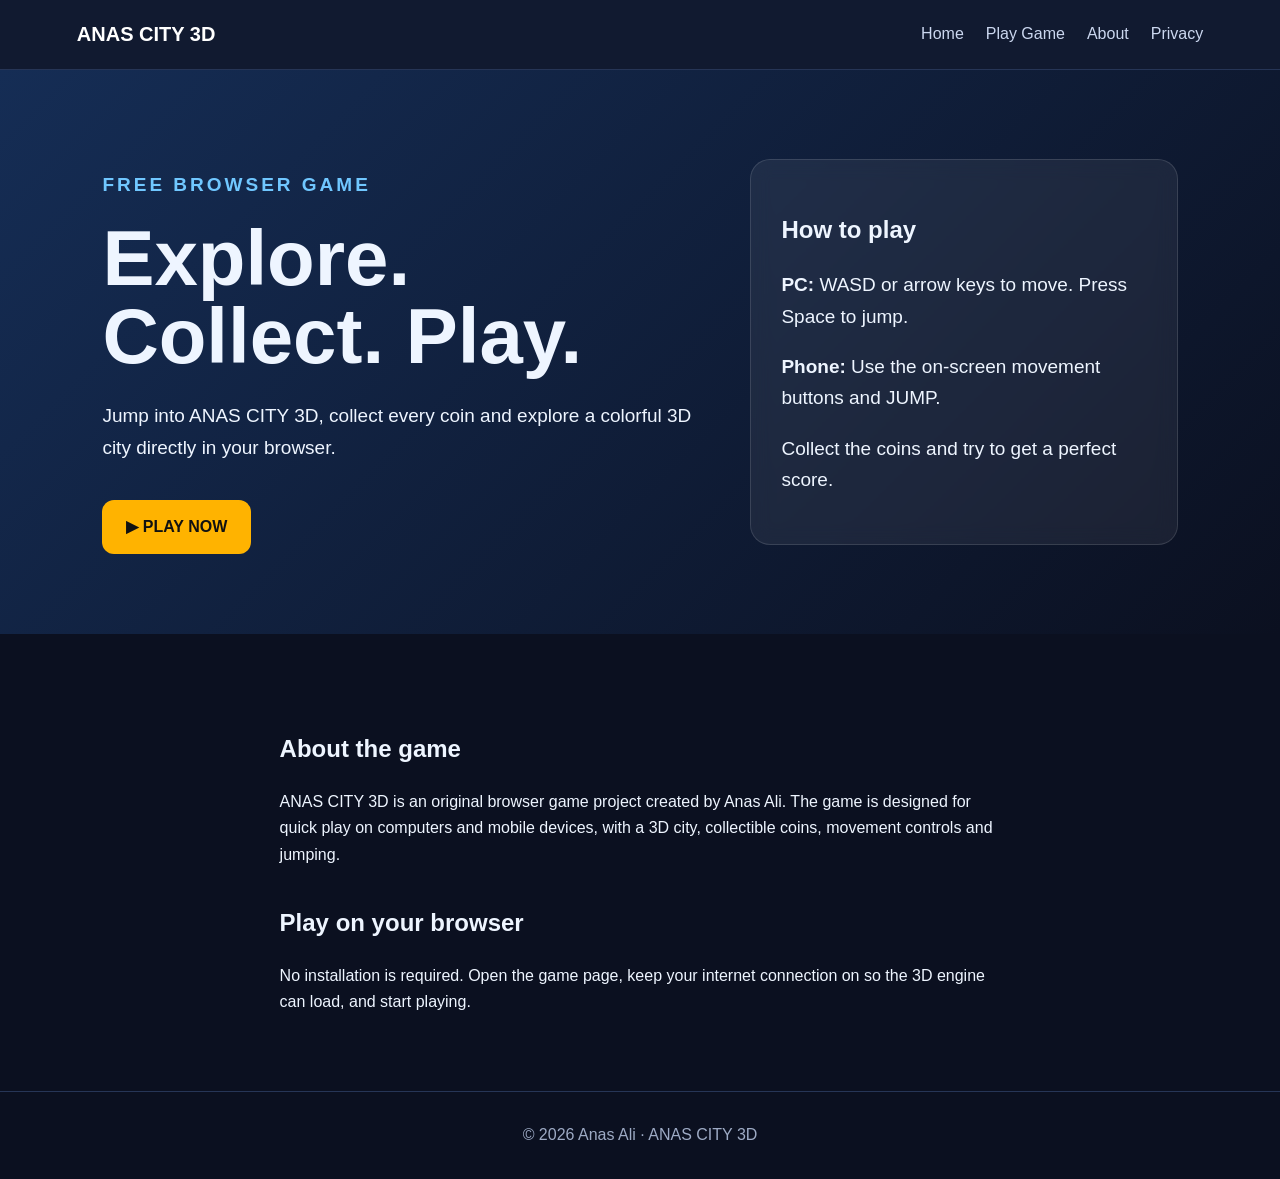
<file: index.html>
<!doctype html>
<html lang="en">
<head>
<meta charset="utf-8">
<meta name="viewport" content="width=device-width,initial-scale=1">
<title>ANAS CITY 3D — Play Free</title>
<meta name="description" content="Play ANAS CITY 3D, a free browser 3D city game created by Anas Ali. Collect coins and explore the city on PC or phone.">
<link rel="stylesheet" href="style.css">
</head>
<body>
<header>
  <a class="logo" href="index.html">ANAS CITY 3D</a>
  <nav>
    <a href="index.html">Home</a>
    <a href="game.html">Play Game</a>
    <a href="about.html">About</a>
    <a href="privacy.html">Privacy</a>
  </nav>
</header>
<main>
  <section class="hero">
    <div>
      <p class="tag">FREE BROWSER GAME</p>
      <h1>Explore. Collect. Play.</h1>
      <p>Jump into ANAS CITY 3D, collect every coin and explore a colorful 3D city directly in your browser.</p>
      <a class="play" href="game.html">▶ PLAY NOW</a>
    </div>
    <div class="card">
      <h2>How to play</h2>
      <p><b>PC:</b> WASD or arrow keys to move. Press Space to jump.</p>
      <p><b>Phone:</b> Use the on-screen movement buttons and JUMP.</p>
      <p>Collect the coins and try to get a perfect score.</p>
    </div>
  </section>
  <section class="content">
    <h2>About the game</h2>
    <p>ANAS CITY 3D is an original browser game project created by Anas Ali. The game is designed for quick play on computers and mobile devices, with a 3D city, collectible coins, movement controls and jumping.</p>
    <h2>Play on your browser</h2>
    <p>No installation is required. Open the game page, keep your internet connection on so the 3D engine can load, and start playing.</p>
  </section>
</main>
<footer>© 2026 Anas Ali · ANAS CITY 3D</footer>
</body>
</html>
</file>
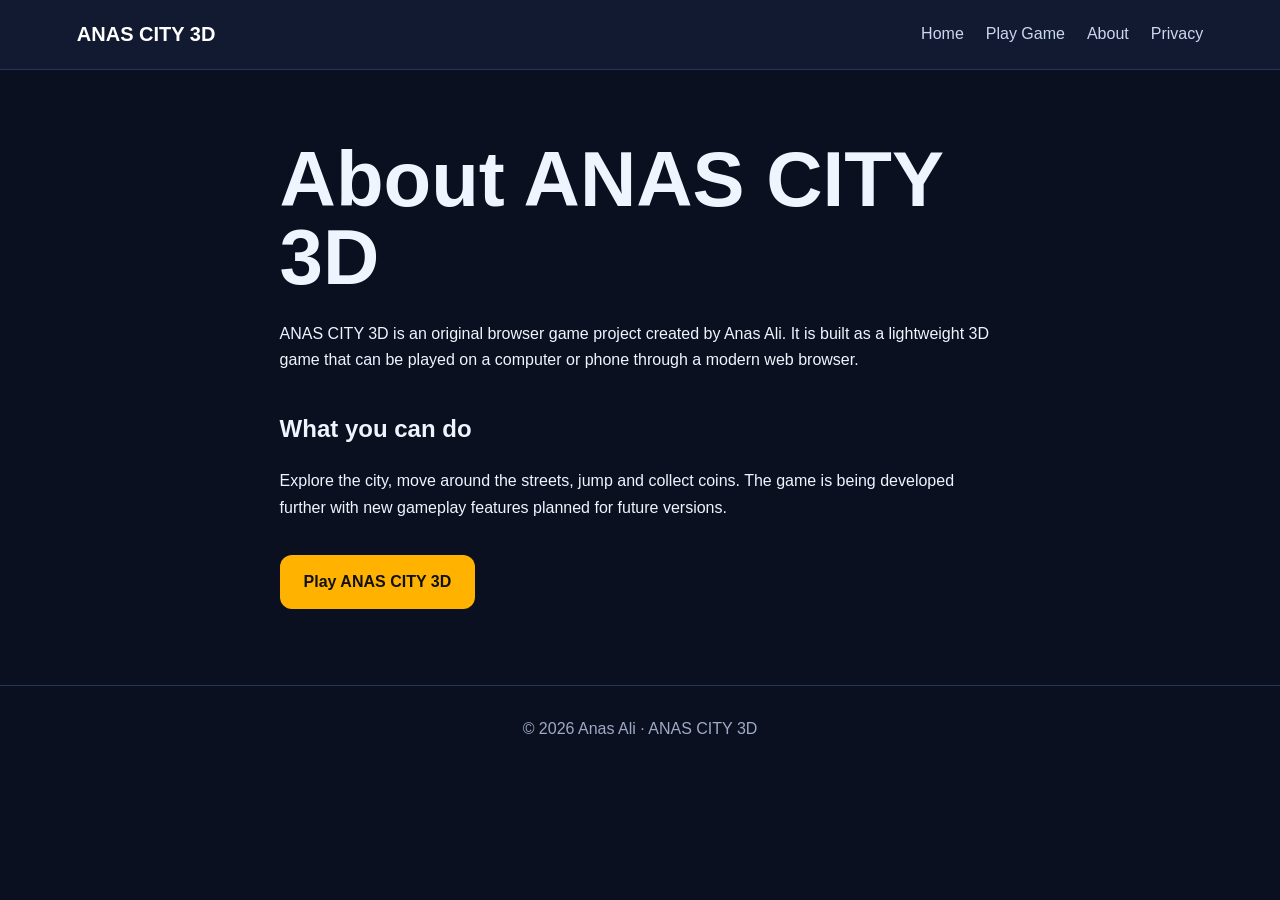
<file: about.html>
<!doctype html><html lang="en"><head><meta charset="utf-8"><meta name="viewport" content="width=device-width,initial-scale=1"><title>About — ANAS CITY 3D</title><link rel="stylesheet" href="style.css"></head><body>
<header><a class="logo" href="index.html">ANAS CITY 3D</a><nav><a href="index.html">Home</a><a href="game.html">Play Game</a><a href="about.html">About</a><a href="privacy.html">Privacy</a></nav></header>
<main class="page"><h1>About ANAS CITY 3D</h1><p>ANAS CITY 3D is an original browser game project created by Anas Ali. It is built as a lightweight 3D game that can be played on a computer or phone through a modern web browser.</p><h2>What you can do</h2><p>Explore the city, move around the streets, jump and collect coins. The game is being developed further with new gameplay features planned for future versions.</p><p><a class="play" href="game.html">Play ANAS CITY 3D</a></p></main><footer>© 2026 Anas Ali · ANAS CITY 3D</footer></body></html>
</file>
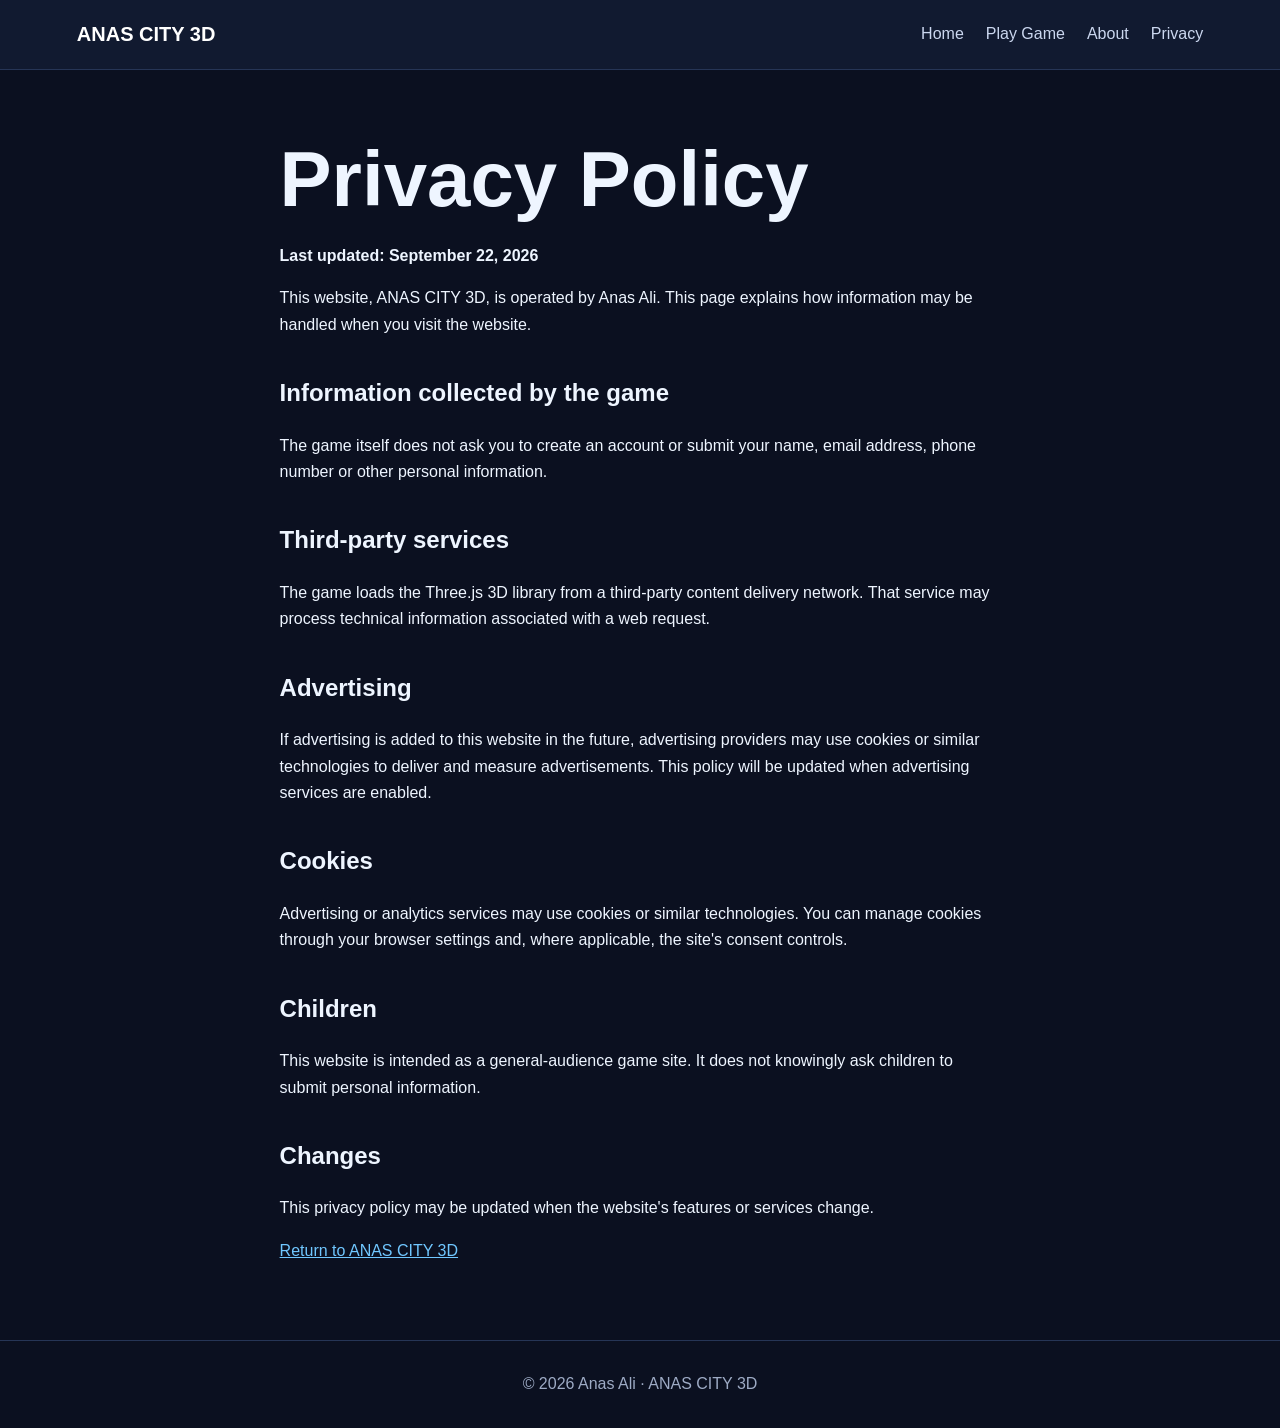
<file: privacy.html>
<!doctype html><html lang="en"><head><meta charset="utf-8"><meta name="viewport" content="width=device-width,initial-scale=1"><title>Privacy Policy — ANAS CITY 3D</title><link rel="stylesheet" href="style.css"></head><body>
<header><a class="logo" href="index.html">ANAS CITY 3D</a><nav><a href="index.html">Home</a><a href="game.html">Play Game</a><a href="about.html">About</a><a href="privacy.html">Privacy</a></nav></header>
<main class="page"><h1>Privacy Policy</h1><p><b>Last updated: September 22, 2026</b></p>
<p>This website, ANAS CITY 3D, is operated by Anas Ali. This page explains how information may be handled when you visit the website.</p>
<h2>Information collected by the game</h2><p>The game itself does not ask you to create an account or submit your name, email address, phone number or other personal information.</p>
<h2>Third-party services</h2><p>The game loads the Three.js 3D library from a third-party content delivery network. That service may process technical information associated with a web request.</p>
<h2>Advertising</h2><p>If advertising is added to this website in the future, advertising providers may use cookies or similar technologies to deliver and measure advertisements. This policy will be updated when advertising services are enabled.</p>
<h2>Cookies</h2><p>Advertising or analytics services may use cookies or similar technologies. You can manage cookies through your browser settings and, where applicable, the site's consent controls.</p>
<h2>Children</h2><p>This website is intended as a general-audience game site. It does not knowingly ask children to submit personal information.</p>
<h2>Changes</h2><p>This privacy policy may be updated when the website's features or services change.</p>
<p><a href="index.html">Return to ANAS CITY 3D</a></p></main><footer>© 2026 Anas Ali · ANAS CITY 3D</footer></body></html>
</file>
<file: style.css>
*{box-sizing:border-box}body{margin:0;background:#0b1020;color:#eef5ff;font-family:Arial,sans-serif;line-height:1.65}header{height:70px;display:flex;align-items:center;justify-content:space-between;padding:0 6%;background:#111a30;border-bottom:1px solid #263556;position:sticky;top:0;z-index:5}.logo{font-weight:900;color:#fff;text-decoration:none;font-size:20px}nav{display:flex;gap:22px}nav a{color:#cbd7ef;text-decoration:none}nav a:hover{color:#fff}.hero{min-height:520px;padding:80px 8%;display:grid;grid-template-columns:1.4fr 1fr;gap:50px;align-items:center;background:linear-gradient(135deg,#152d55,#0b1020)}h1{font-size:clamp(42px,7vw,78px);line-height:1;margin:10px 0 25px}.tag{letter-spacing:3px;font-weight:bold;color:#70c7ff}.hero p{font-size:19px;max-width:650px}.play{display:inline-block;margin-top:18px;padding:14px 24px;border-radius:12px;background:#ffb300;color:#111;text-decoration:none;font-weight:900}.card{background:#ffffff10;border:1px solid #ffffff20;border-radius:20px;padding:30px;backdrop-filter:blur(10px)}.content,.page{max-width:900px;margin:auto;padding:60px 7%}.content h2,.page h2{margin-top:35px}footer{text-align:center;padding:30px;color:#9eabc5;border-top:1px solid #263556}a{color:#70c7ff}@media(max-width:750px){header{height:auto;padding:18px 5%;align-items:flex-start;gap:15px}nav{gap:10px;flex-wrap:wrap;justify-content:flex-end;font-size:13px}.hero{grid-template-columns:1fr;padding:55px 7%}.hero p{font-size:17px}}
</file>
